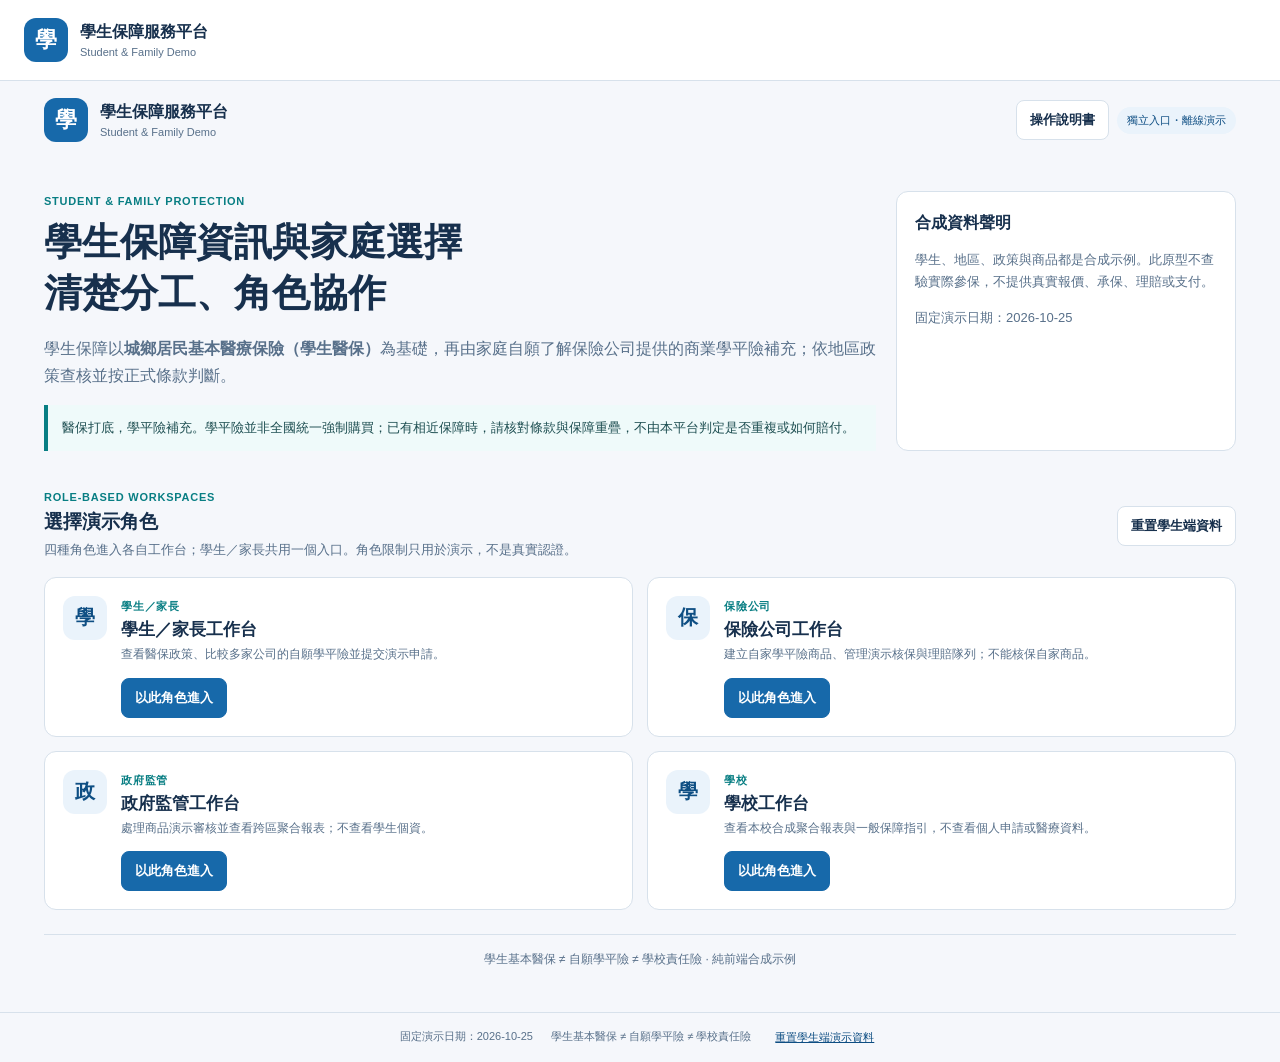
<file: site/index.html>
<!doctype html>
<html lang="zh-Hant">
<head>
  <meta charset="utf-8">
  <meta name="viewport" content="width=device-width, initial-scale=1">
  <meta name="theme-color" content="#f5f7fb">
  <title>學生保障服務平台｜獨立演示</title>
  <link rel="stylesheet" href="styles.css">
  <script defer src="student.js"></script>
</head>
<body>
  <header class="site-header">
    <a class="brand" href="#/login" aria-label="學生保障服務平台首頁">
      <span class="brand-mark" aria-hidden="true">學</span>
      <span><strong>學生保障服務平台</strong><small>Student &amp; Family Demo</small></span>
    </a>
  </header>

  <div id="app-error" class="notice notice-danger" role="alert" hidden></div>
  <div id="student-storage-recovery" class="notice" hidden>
    <h2>安全保留與恢復學生端存檔</h2>
    <p>目前存檔仍保留在此瀏覽器，尚未修改。先下載原始備份；備份可能含本機演示進度，請勿公開分享。</p>
    <p id="student-storage-diagnostics" class="muted" role="status"></p>
    <button id="export-student-storage" class="button secondary" type="button">下載原始學生端存檔備份</button>
    <button id="export-student-diagnostics" class="button secondary" type="button">下載脫敏診斷檔</button>
    <label class="checkline"><input id="confirm-student-backup" type="checkbox">我已將原始存檔備份保存到本機，確認後才恢復。</label>
    <label class="field">選擇先前匯出的學生端 JSON 備份<input id="import-student-backup" type="file" accept=".json,application/json"></label>
    <button id="restore-student-backup" class="button" type="button" disabled>驗證並恢復備份</button>
    <p id="student-recovery-status" role="status" aria-live="polite"></p>
    <p>未知格式會保持原樣。若備份仍無法驗證，請保留原始備份與脫敏診斷檔，經專案維護者提供的私密支援管道聯絡；不要公開貼出存檔內容。</p>
  </div>
  <div id="app" aria-live="polite"></div>
  <div id="guide-pointer" class="guide-pointer" hidden aria-hidden="true"></div>
  <button id="guide-launcher" class="guide-launcher" type="button" data-action="reopen-guide" aria-expanded="false" aria-controls="student-guide" hidden>操作說明書 <span id="guide-launcher-step">第 1/7 步</span> · 展開</button>
  <aside id="student-guide" class="student-guide" role="dialog" aria-labelledby="student-guide-title" hidden>
    <header class="guide-titlebar" id="guide-titlebar">
      <div class="guide-title"><span class="eyebrow">ROLE-BASED WALKTHROUGH</span><h2 id="student-guide-title" tabindex="-1">操作說明書・跟隨步驟</h2></div>
      <div class="guide-window-controls">
        <button class="icon-button" type="button" data-action="close-guide" aria-label="最小化操作說明書" title="收起到右下角，保留目前步驟">−</button>
        <button class="icon-button" type="button" data-action="guide-maximize" aria-label="最大化操作說明書" title="最大化操作說明書" aria-pressed="false">□</button>
        <button class="icon-button" type="button" data-action="guide-reset-window" aria-label="恢復操作說明書預設尺寸與位置" title="恢復預設尺寸與位置，不改變步驟">↺</button>
      </div>
    </header>
    <div class="guide-controls">
      <label for="guide-step-select">操作步驟（可直接跳轉）</label>
      <select id="guide-step-select"></select>
      <p>桌面可拖動標題列與八向邊角調整；手機可全螢幕閱讀。收起後可從底部恢復，步驟與閱讀位置會保留。</p>
    </div>
    <div class="guide-content" id="guide-body">
      <p class="guide-role" id="guide-role"></p>
      <h3 id="guide-heading" tabindex="-1"></h3>
      <p id="guide-text"></p>
      <p class="guide-result"><strong>本步完成：</strong><span id="guide-done"></span></p>
      <p class="guide-principle">操作說明只帶你到功能位置，不會自動切換角色、不會填表或提交業務。</p>
    </div>
    <footer class="guide-footer">
      <p id="guide-location" role="status" aria-live="polite"></p>
      <span id="guide-progress" role="status" aria-live="polite"></span>
      <div class="guide-buttons">
        <button type="button" data-action="guide-previous">上一步</button>
        <button type="button" data-action="guide-next">下一步</button>
        <button type="button" class="button" data-action="guide-locate">帶我到這一步・箭頭提示</button>
      </div>
      <p>定位後可繼續閱讀原步驟；收起或按 Esc 會保留閱讀位置。閱讀本身不代表業務進度。</p>
    </footer>
    <span class="guide-resize" data-guide-resize="n" aria-hidden="true"></span>
    <span class="guide-resize" data-guide-resize="s" aria-hidden="true"></span>
    <span class="guide-resize" data-guide-resize="e" aria-hidden="true"></span>
    <span class="guide-resize" data-guide-resize="w" aria-hidden="true"></span>
    <span class="guide-resize" data-guide-resize="nw" aria-hidden="true"></span>
    <span class="guide-resize" data-guide-resize="ne" aria-hidden="true"></span>
    <span class="guide-resize" data-guide-resize="sw" aria-hidden="true"></span>
    <span class="guide-resize" data-guide-resize="se" aria-hidden="true"></span>
  </aside>
  <footer>
    <span>固定演示日期：2026-10-25</span>
    <span>學生基本醫保 ≠ 自願學平險 ≠ 學校責任險</span>
    <button class="text-button" type="button" data-action="reset">重置學生端演示資料</button>
  </footer>
</body>
</html>
</file>
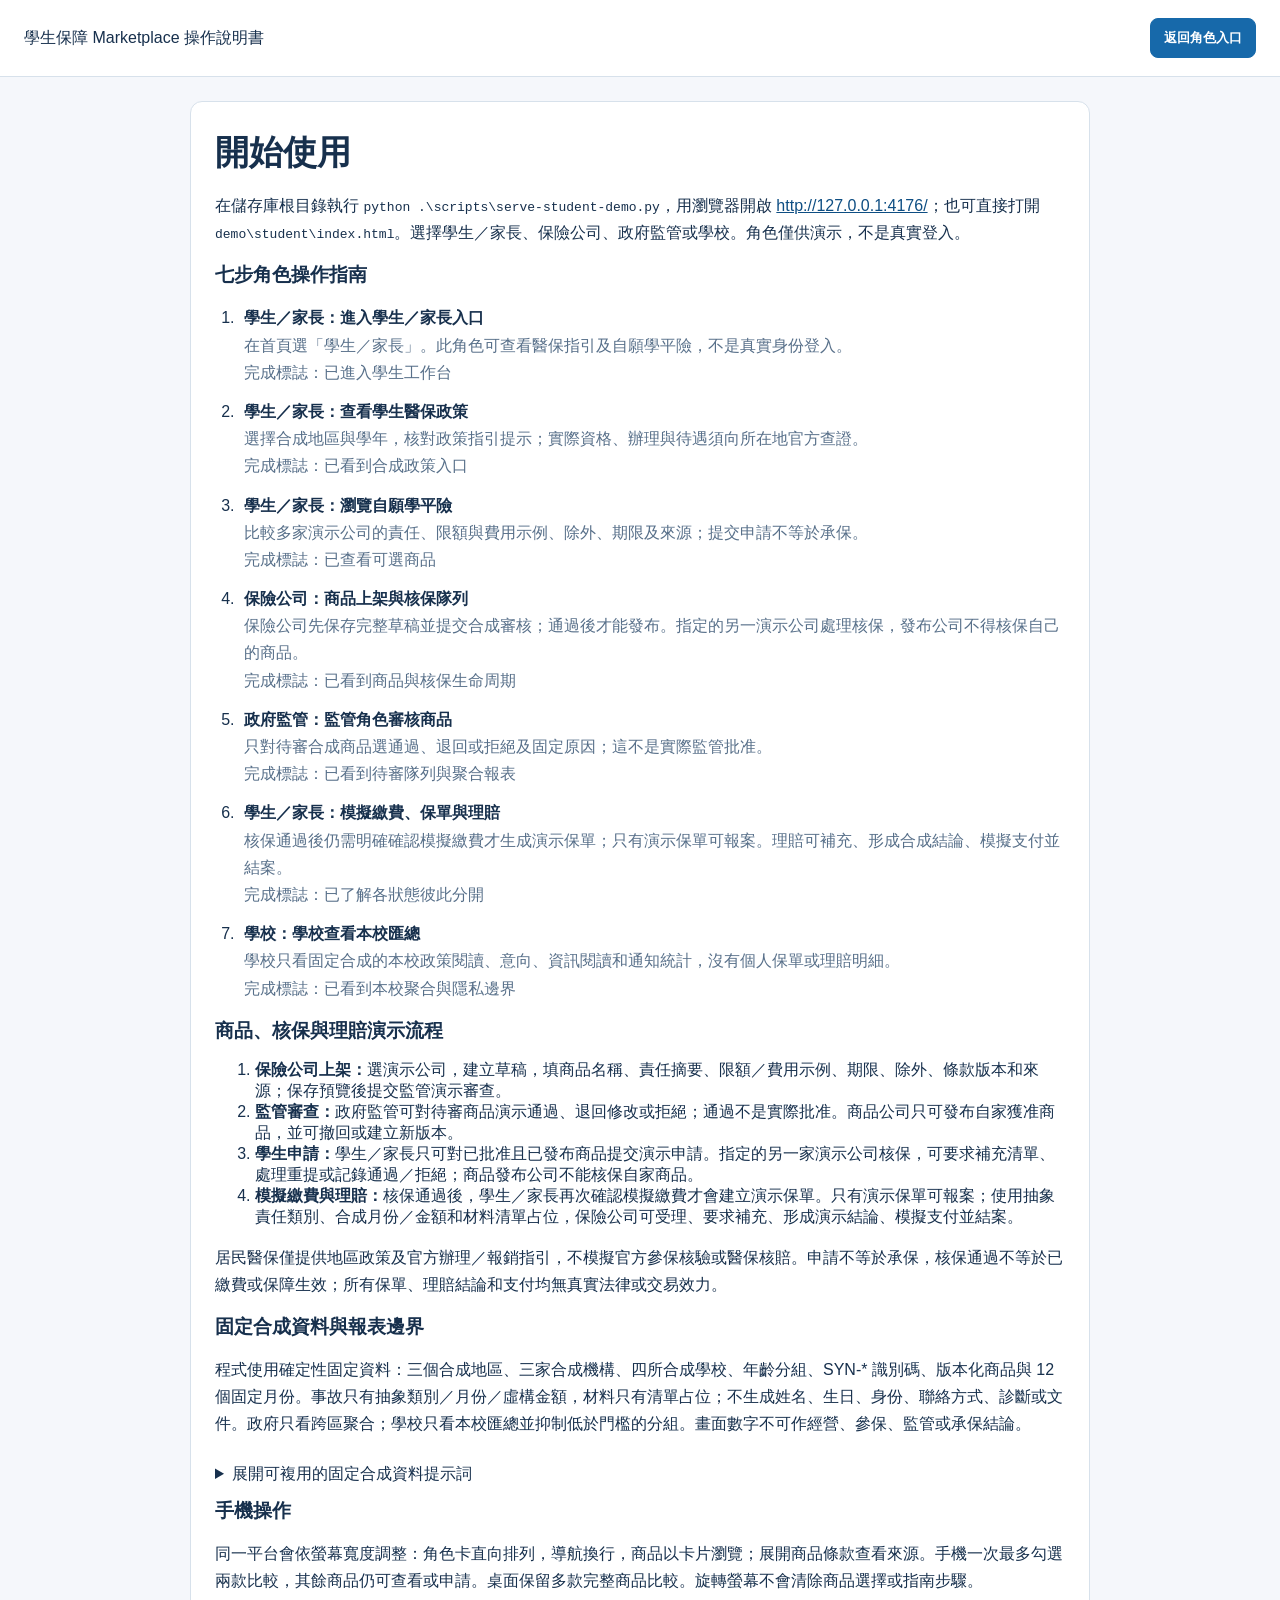
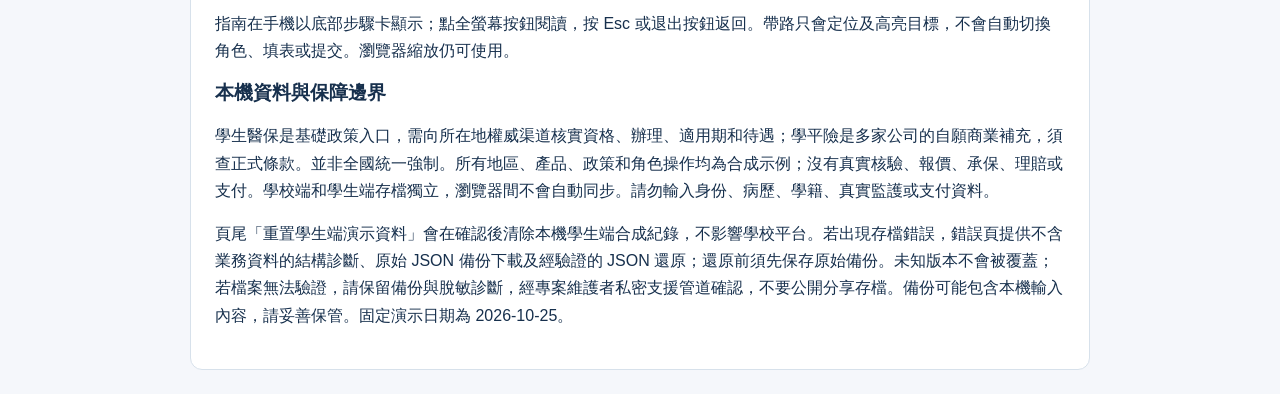
<file: site/guide.html>
<!doctype html>
<html lang="zh-Hant">
<head>
  <meta charset="utf-8">
  <meta name="viewport" content="width=device-width, initial-scale=1">
  <title>學生保障 Marketplace 操作說明書</title>
  <link rel="stylesheet" href="styles.css">
  <script defer src="student.js"></script>
  <style>
    main { max-width: 900px; margin: 24px auto; padding: 24px; border: 1px solid var(--line); border-radius: 12px; background: var(--paper); }
    main > p, #walkthrough li { line-height: 1.7; }
    #walkthrough { display: grid; gap: 12px; padding-left: 24px; }
    #walkthrough li { padding-left: 5px; }
    #walkthrough strong, #walkthrough span { display: block; }
    #walkthrough span { color: var(--muted); }
    pre { white-space: pre-wrap; overflow-wrap: anywhere; font: inherit; }
    details summary { min-height: 44px; padding: 10px 0; cursor: pointer; }
    @media (max-width: 940px) { main { margin: 16px; padding: 18px; } }
    @media (max-width: 560px) { main { margin: 10px; padding: 14px; } }
  </style>
</head>
<body>
  <header class="site-header"><a class="brand" href="index.html#/login">學生保障 Marketplace 操作說明書</a><a class="button" href="index.html#/login">返回角色入口</a></header>
  <main>
    <h1>開始使用</h1>
    <p>在儲存庫根目錄執行 <code>python .\scripts\serve-student-demo.py</code>，用瀏覽器開啟 <a href="http://127.0.0.1:4176/">http://127.0.0.1:4176/</a>；也可直接打開 <code>demo\student\index.html</code>。選擇學生／家長、保險公司、政府監管或學校。角色僅供演示，不是真實登入。</p>
    <h2>七步角色操作指南</h2>
    <ol id="walkthrough"></ol>
    <h2>商品、核保與理賠演示流程</h2>
    <ol>
      <li><strong>保險公司上架：</strong>選演示公司，建立草稿，填商品名稱、責任摘要、限額／費用示例、期限、除外、條款版本和來源；保存預覽後提交監管演示審查。</li>
      <li><strong>監管審查：</strong>政府監管可對待審商品演示通過、退回修改或拒絕；通過不是實際批准。商品公司只可發布自家獲准商品，並可撤回或建立新版本。</li>
      <li><strong>學生申請：</strong>學生／家長只可對已批准且已發布商品提交演示申請。指定的另一家演示公司核保，可要求補充清單、處理重提或記錄通過／拒絕；商品發布公司不能核保自家商品。</li>
      <li><strong>模擬繳費與理賠：</strong>核保通過後，學生／家長再次確認模擬繳費才會建立演示保單。只有演示保單可報案；使用抽象責任類別、合成月份／金額和材料清單占位，保險公司可受理、要求補充、形成演示結論、模擬支付並結案。</li>
    </ol>
    <p>居民醫保僅提供地區政策及官方辦理／報銷指引，不模擬官方參保核驗或醫保核賠。申請不等於承保，核保通過不等於已繳費或保障生效；所有保單、理賠結論和支付均無真實法律或交易效力。</p>
    <h2>固定合成資料與報表邊界</h2>
    <p>程式使用確定性固定資料：三個合成地區、三家合成機構、四所合成學校、年齡分組、SYN-* 識別碼、版本化商品與 12 個固定月份。事故只有抽象類別／月份／虛構金額，材料只有清單占位；不生成姓名、生日、身份、聯絡方式、診斷或文件。政府只看跨區聚合；學校只看本校匯總並抑制低於門檻的分組。畫面數字不可作經營、參保、監管或承保結論。</p>
    <details>
      <summary>展開可複用的固定合成資料提示詞</summary>
      <pre>僅從零構造固定、可重現的合成學生保障演示資料，不讀取、改寫、採樣、記憶或仿造任何真實兒童、學校、保險客戶、事故或理賠檔案。使用確定性固定陣列，不使用 Math.random、真實資料推導或網路來源。

建立三個虛構地區 SYN-REGION-A/B/C、三家虛構保險機構 SYN-INSURER-A/B/C、四所虛構學校 SYN-SCHOOL-A/B/C/D，以及 12 個固定月份 2025-11 至 2026-10；演示日期固定為 2026-10-25。政策只作地區居民醫保辦理／報銷核對指引占位，標明政策版本和當地權威來源待確認；不生成官方參保核驗或醫保核賠結果。

兒童流程測試只用 SYN-STU-0001 等 ID 及「演示學生A-001」等明確標籤；年齡只用未滿14歲、14-17歲、18+ 的合成測試分組。代理只用 SYN-GUARDIAN-0001，記錄關聯、有效／撤銷狀態和無意義關係代碼。不要記錄姓名、生日、身份、聯絡或可識別家庭資訊。

建立至少六個版本化學平險商品，只使用 SYN-PROD-*、SYN-SOURCE-* 和合成機構標籤；涵蓋意外傷害、意外醫療及部分商品的疾病住院條款示例。限額、費用、期限、除外、條款版本都標為合成示例，不代表真實報價、批准或銷售。提供草稿、待審、退回、拒絕、批准、發布、撤回狀態。

用 SYN-APP-* 固定案例涵蓋待核保、要求補充、已重提、核保通過待模擬繳費、拒絕及已模擬繳費；用 SYN-POL-* 關聯演示保單；用 SYN-CLAIM-* 涵蓋待受理、審查、補充、重提、通過、部分通過、拒絕、模擬支付及結案。事故只用抽象類別、固定月份和虛構金額；材料只用「材料項1／待演示補充」清單，不寫事故敘事或接收文件。

禁止真實或貌似真實的姓名、身份證號、學籍號、電話、地址、精確生日、真實校名／班級、醫院／醫生名稱、診斷、病歷、發票、照片、定位、真實保單／申請號、支付資訊或可聯絡資訊。所有記錄 ID 以 SYN-* 開始；所有報表標示「合成演示，不可作經營、參保、監管或承保結論」。政府只按地區／學年／月份／公司聚合；學校只看本校聚合並抑制小組；不輸出兒童個體行或個案 CSV。此規範不構成法律合規保證。</pre>
    </details>
    <h2>手機操作</h2>
    <p>同一平台會依螢幕寬度調整：角色卡直向排列，導航換行，商品以卡片瀏覽；展開商品條款查看來源。手機一次最多勾選兩款比較，其餘商品仍可查看或申請。桌面保留多款完整商品比較。旋轉螢幕不會清除商品選擇或指南步驟。</p>
    <p>指南在手機以底部步驟卡顯示；點全螢幕按鈕閱讀，按 Esc 或退出按鈕返回。帶路只會定位及高亮目標，不會自動切換角色、填表或提交。瀏覽器縮放仍可使用。</p>
    <h2>本機資料與保障邊界</h2>
    <p>學生醫保是基礎政策入口，需向所在地權威渠道核實資格、辦理、適用期和待遇；學平險是多家公司的自願商業補充，須查正式條款。並非全國統一強制。所有地區、產品、政策和角色操作均為合成示例；沒有真實核驗、報價、承保、理賠或支付。學校端和學生端存檔獨立，瀏覽器間不會自動同步。請勿輸入身份、病歷、學籍、真實監護或支付資料。</p>
    <p>頁尾「重置學生端演示資料」會在確認後清除本機學生端合成紀錄，不影響學校平台。若出現存檔錯誤，錯誤頁提供不含業務資料的結構診斷、原始 JSON 備份下載及經驗證的 JSON 還原；還原前須先保存原始備份。未知版本不會被覆蓋；若檔案無法驗證，請保留備份與脫敏診斷，經專案維護者私密支援管道確認，不要公開分享存檔。備份可能包含本機輸入內容，請妥善保管。固定演示日期為 2026-10-25。</p>
  </main>
  <script>
    window.addEventListener("DOMContentLoaded", () => {
      const list = document.querySelector("#walkthrough");
      const steps = window.StudentInsuranceDemo?.WALKTHROUGH || [];
      for (const step of steps) {
        const item = document.createElement("li");
        const title = document.createElement("strong");
        const body = document.createElement("span");
        const done = document.createElement("span");
        title.textContent = `${window.StudentInsuranceDemo.ROLE_LABELS[step.role]}：${step.title}`;
        body.textContent = step.text;
        done.textContent = `完成標誌：${step.done}`;
        item.append(title, body, done);
        list.append(item);
      }
    });
  </script>
</body>
</html>
</file>
<file: site/styles.css>
:root {
  color-scheme: light;
  --ink: #17304d;
  --muted: #58708a;
  --line: #d7e1eb;
  --paper: #fff;
  --canvas: #f5f7fb;
  --blue: #1769aa;
  --blue-dark: #0e4e83;
  --blue-soft: #eaf3fb;
  --teal: #087e83;
  --amber: #805500;
  --amber-soft: #fff5d9;
  --red: #9c2c32;
  font-family: "Segoe UI", "Microsoft JhengHei", sans-serif;
  color: var(--ink);
  background: var(--canvas);
}
* { box-sizing: border-box; }
body { margin: 0; min-width: 320px; background: var(--canvas); }
a { color: var(--blue-dark); }
button, select { font: inherit; }
button, a, select { -webkit-tap-highlight-color: transparent; }
button:focus-visible, a:focus-visible, select:focus-visible { outline: 3px solid #e6a700; outline-offset: 3px; }
.site-header { display: flex; justify-content: space-between; align-items: center; gap: 20px; padding: 18px max(24px, calc((100% - 1240px) / 2)); background: var(--paper); border-bottom: 1px solid var(--line); }
.brand { display: flex; min-width: 0; gap: 12px; align-items: center; color: var(--ink); text-decoration: none; }
.brand > span:last-child { min-width: 0; overflow-wrap: anywhere; }
.brand-mark { display: grid; place-items: center; width: 44px; height: 44px; border-radius: 12px; background: var(--blue); color: white; font-size: 22px; font-weight: 800; }
.brand strong, .brand small { display: block; }
.brand small { margin-top: 3px; color: var(--muted); font-size: 11px; }
.header-actions { display: flex; align-items: center; justify-content: flex-end; flex-wrap: wrap; gap: 8px; }
.role-picker { display: grid; gap: 3px; color: var(--muted); font-size: 11px; }
.role-picker select, select { min-height: 40px; padding: 8px 10px; border: 1px solid var(--line); border-radius: 8px; background: var(--paper); color: var(--ink); }
.button { display: inline-flex; min-height: 40px; align-items: center; justify-content: center; padding: 8px 13px; border: 1px solid var(--blue); border-radius: 8px; background: var(--blue); color: #fff; font-size: 13px; font-weight: 650; text-decoration: none; cursor: pointer; }
.button:hover { background: var(--blue-dark); }
.button.secondary { border-color: var(--line); background: var(--paper); color: var(--ink); }
.button.secondary:hover { border-color: var(--blue); background: var(--blue-soft); }
.button.danger { border-color: #e6b9b9; background: white; color: var(--red); }
.notice { max-width: 1240px; margin: 16px auto; padding: 14px 18px; border: 1px solid #e6c46a; border-radius: 10px; background: var(--amber-soft); color: #513900; font-size: 13px; line-height: 1.65; }
.notice strong, .notice span { display: block; }
.notice-danger { border-color: #e3b2b4; background: #fff0ef; color: #762327; }
.notice-danger strong { margin-bottom: 3px; }
[hidden] { display: none !important; }
.layout { display: grid; grid-template-columns: 220px minmax(0, 1fr); gap: 20px; max-width: 1240px; min-height: calc(100vh - 220px); margin: 0 auto; padding: 4px 0 32px; }
.sidebar { align-self: start; position: sticky; top: 12px; padding: 12px; border: 1px solid var(--line); border-radius: 12px; background: var(--paper); }
.side-title { margin: 4px 8px 10px; color: var(--muted); font-size: 11px; font-weight: 700; letter-spacing: .04em; }
.nav-list { display: grid; gap: 4px; }
.nav-list button { width: 100%; padding: 10px; border: 0; border-radius: 8px; background: transparent; color: var(--ink); text-align: left; cursor: pointer; }
.nav-list button:hover, .nav-list button[aria-current="page"] { background: var(--blue-soft); color: var(--blue-dark); font-weight: 700; }
.content { min-width: 0; }
.page-heading { display: flex; align-items: flex-start; justify-content: space-between; flex-wrap: wrap; gap: 16px; margin: 4px 0 18px; }
.eyebrow { color: var(--teal); font-size: 11px; font-weight: 750; letter-spacing: .07em; text-transform: uppercase; }
h1 { margin: 4px 0 6px; font-size: clamp(24px, 3vw, 34px); }
h2 { margin: 0 0 10px; font-size: 19px; }
h3 { margin: 0 0 8px; font-size: 15px; }
p { line-height: 1.65; }
.muted { color: var(--muted); }
.panel, .card, .metric { min-width: 0; padding: 18px; border: 1px solid var(--line); border-radius: 12px; background: var(--paper); }
.panel { margin-bottom: 14px; }
.grid { display: grid; grid-template-columns: repeat(2, minmax(0, 1fr)); gap: 12px; }
.metrics { display: grid; grid-template-columns: repeat(3, minmax(0, 1fr)); gap: 10px; margin-bottom: 14px; }
.metric span, .metric strong, .metric small { display: block; }
.metric span, .metric small { color: var(--muted); font-size: 12px; }
.metric strong { margin: 8px 0; font-size: 22px; overflow-wrap: anywhere; }
.card-list { display: grid; grid-template-columns: repeat(2, minmax(0, 1fr)); gap: 12px; }
.card h3 { font-size: 16px; }
.card p { margin: 8px 0; font-size: 13px; }
.tags { display: flex; flex-wrap: wrap; gap: 6px; margin: 10px 0; }
.tag { display: inline-flex; padding: 4px 8px; border-radius: 99px; background: var(--blue-soft); color: var(--blue-dark); font-size: 11px; }
.tag.warn { background: var(--amber-soft); color: var(--amber); }
.tag.danger { background: #fff0ef; color: var(--red); }
.field-row { display: flex; flex-wrap: wrap; align-items: end; gap: 12px; }
.field { display: grid; gap: 5px; min-width: 180px; color: var(--muted); font-size: 12px; }
.field select { width: 100%; }
.table-wrap { width: 100%; overflow-x: auto; }
table { width: 100%; border-collapse: collapse; font-size: 13px; }
th, td { min-width: 120px; padding: 10px; border-bottom: 1px solid var(--line); text-align: left; vertical-align: top; line-height: 1.5; }
th { background: #f0f5f9; }
.callout { padding: 12px 14px; border-left: 4px solid var(--teal); background: #effafa; color: #1c4d50; font-size: 13px; line-height: 1.65; }
.callout.warning { border-color: #e4ab24; background: var(--amber-soft); color: #513900; }
.profile { display: grid; grid-template-columns: minmax(0, 1fr) auto; gap: 12px; align-items: start; }
.profile dl { display: grid; grid-template-columns: repeat(2, minmax(0, 1fr)); gap: 8px 16px; margin: 8px 0 0; }
.profile dt { color: var(--muted); font-size: 11px; }
.profile dd { margin: 2px 0 0; font-size: 13px; overflow-wrap: anywhere; }
.profile dl div { min-width: 0; }
.application { display: flex; flex-wrap: wrap; align-items: center; justify-content: space-between; gap: 10px; padding: 12px 0; border-top: 1px solid var(--line); }
.empty { padding: 18px; border: 1px dashed #afc0cf; border-radius: 9px; color: var(--muted); }
.checkline { display: inline-flex; align-items: flex-start; gap: 8px; margin: 10px 0; color: var(--ink); font-size: 13px; line-height: 1.5; }
.checkline input { margin-top: 3px; accent-color: var(--blue); }
.error-text { color: var(--red); font-size: 13px; }
footer { display: flex; justify-content: center; flex-wrap: wrap; gap: 18px; padding: 16px; border-top: 1px solid var(--line); color: var(--muted); font-size: 11px; text-align: center; }
.text-button { border: 0; background: none; color: var(--blue-dark); text-decoration: underline; cursor: pointer; }
.login-page { max-width: 1240px; margin: auto; padding: 0 24px; }
.public-header, .section-title, .login-hero { display: flex; align-items: center; justify-content: space-between; gap: 20px; }
.public-header { min-height: 78px; }
.top-actions { display: flex; flex-wrap: wrap; align-items: center; gap: 8px; }
.demo-chip { padding: 6px 10px; border-radius: 20px; background: var(--blue-soft); color: var(--blue-dark); font-size: 11px; }
.login-hero { align-items: stretch; padding: 32px 0; }
.login-hero > div { flex: 1; }
.login-hero h1 { margin: 8px 0; font-size: clamp(26px, 3vw, 42px); }
.login-hero p, .section-title p { color: var(--muted); line-height: 1.7; }
.login-hero aside { width: min(340px, 36%); padding: 18px; border: 1px solid var(--line); border-radius: 12px; background: var(--paper); line-height: 1.65; }
.login-hero aside p { font-size: 13px; }
.login-section { margin: 4px 0 28px; }
.section-title { margin-bottom: 12px; }
.section-title h2 { margin: 4px 0; }
.section-title p { margin: 4px 0; font-size: 13px; }
.login-grid { display: grid; grid-template-columns: repeat(2, minmax(0, 1fr)); gap: 14px; }
.login-card { display: grid; grid-template-columns: 44px minmax(0, 1fr); align-items: start; gap: 10px 14px; padding: 18px; border: 1px solid var(--line); border-radius: 12px; background: var(--paper); }
.login-card > div:nth-child(2) { min-width: 0; }
.login-card h2 { margin: 4px 0; font-size: 17px; }
.login-card p { margin: 4px 0; color: var(--muted); font-size: 12px; line-height: 1.55; }
.login-card .button { grid-column: 2; justify-self: start; }
.role-mark { display: grid; place-items: center; width: 44px; height: 44px; border-radius: 12px; background: var(--blue-soft); color: var(--blue-dark); font-size: 20px; font-weight: 750; }
.public-footer { margin: 24px 0; padding: 16px; border-top: 1px solid var(--line); color: var(--muted); text-align: center; font-size: 12px; }
.app-shell { display: grid; grid-template-columns: 220px minmax(0, 1fr); min-height: 72vh; border: 1px solid var(--line); border-radius: 12px; overflow: hidden; background: var(--paper); }
.sidebar { display: flex; flex-direction: column; padding: 14px 10px; background: #f0f5f9; border-right: 1px solid var(--line); }
.sidebar-brand { padding: 4px 6px 18px; }
.side-label { margin: 8px; color: var(--muted); font-size: 11px; font-weight: 700; }
.sidebar nav { display: grid; gap: 4px; }
.nav-item { display: flex; align-items: center; gap: 9px; width: 100%; padding: 9px 10px; border: 0; border-radius: 8px; background: transparent; color: var(--ink); text-align: left; cursor: pointer; font-size: 13px; }
.nav-item:hover, .nav-item[aria-current="page"] { background: var(--blue-soft); color: var(--blue-dark); font-weight: 700; }
.nav-icon { display: grid; place-items: center; flex: 0 0 26px; height: 26px; border-radius: 7px; background: white; font-size: 12px; }
.sidebar-note { margin-top: auto; padding: 12px 8px 4px; color: var(--muted); font-size: 11px; }
.main-area { min-width: 0; }
.topbar { display: flex; justify-content: space-between; align-items: center; flex-wrap: wrap; gap: 12px; padding: 12px 18px; border-bottom: 1px solid var(--line); }
.topbar strong, .breadcrumb { display: block; font-size: 12px; }
.breadcrumb { margin-bottom: 3px; color: var(--muted); }
.business-date { color: var(--muted); font-size: 11px; }
.page-content { max-width: 1400px; margin: auto; padding: 20px; }
.synthetic-note { display: flex; flex-wrap: wrap; gap: 8px; margin-top: 20px; padding-top: 12px; border-top: 1px solid var(--line); color: var(--muted); font-size: 11px; }
.page-heading h1 { margin: 4px 0; }
.page-heading p { max-width: 740px; }
.guide-highlight { position: relative; z-index: 1; outline: 4px solid #e6a700 !important; outline-offset: 4px; box-shadow: 0 0 0 8px #fff5d9 !important; }
.student-guide { position: fixed; z-index: 30; inset: 12px 12px 12px auto; display: flex; flex-direction: column; width: min(420px, calc(100vw - 24px)); height: calc(100dvh - 24px); border: 1px solid var(--line); border-radius: 12px; background: var(--paper); box-shadow: 0 16px 46px #16324c33; }
.student-guide[hidden] { display: none; }
.guide-titlebar { display: flex; justify-content: space-between; align-items: center; gap: 8px; padding: 8px 10px; border-bottom: 1px solid var(--line); cursor: move; touch-action: none; user-select: none; }
.guide-title { flex: 1; min-width: 0; }
.guide-titlebar h2 { margin: 2px 0 0; font-size: 17px; }
.guide-window-controls { display: flex; align-items: center; flex-shrink: 0; gap: 2px; }
.icon-button { display: grid; place-items: center; width: 44px; height: 44px; flex-shrink: 0; padding: 0; border: 1px solid var(--line); border-radius: 7px; background: white; color: var(--ink); font-size: 20px; cursor: pointer; touch-action: manipulation; }
.guide-buttons button { min-height: 38px; padding: 7px 10px; border: 1px solid var(--line); border-radius: 8px; background: white; color: var(--ink); cursor: pointer; }
.icon-button:hover { border-color: var(--blue); background: var(--blue-soft); }
.guide-window-controls [data-action="guide-maximize"][aria-pressed="true"] { border-color: var(--blue); color: var(--blue-dark); }
.guide-controls { display: grid; gap: 6px; padding: 10px 14px; color: var(--muted); font-size: 12px; }
.guide-controls p { margin: 2px 0; line-height: 1.5; }
.guide-content { flex: 1; min-height: 0; overflow: auto; padding: 16px; }
.guide-content h3 { margin: 12px 0; font-size: 21px; }
.guide-content p { line-height: 1.7; }
.guide-role { display: inline-block; margin: 0; padding: 4px 9px; border-radius: 7px; background: var(--blue-soft); color: var(--blue-dark); font-size: 12px; font-weight: 700; }
.guide-result { padding: 10px; border-left: 3px solid var(--teal); background: #effafa; font-size: 12px; }
.guide-footer { display: grid; gap: 8px; padding: 10px 14px; border-top: 1px solid var(--line); }
.guide-footer p { margin: 0; color: var(--muted); font-size: 11px; line-height: 1.5; }
#guide-location { color: var(--blue-dark); font-size: 12px; }
.guide-buttons { display: flex; flex-wrap: wrap; gap: 6px; align-items: center; }
.guide-buttons button:disabled { opacity: .45; cursor: default; }
.guide-buttons .button { color: white; }
.guide-resize { position: absolute; z-index: 2; touch-action: none; }
.guide-resize[data-guide-resize="n"], .guide-resize[data-guide-resize="s"] { left: 12px; right: 12px; height: 8px; cursor: ns-resize; }
.guide-resize[data-guide-resize="n"] { top: 0; }
.guide-resize[data-guide-resize="s"] { bottom: 0; }
.guide-resize[data-guide-resize="e"], .guide-resize[data-guide-resize="w"] { top: 12px; bottom: 12px; width: 8px; cursor: ew-resize; }
.guide-resize[data-guide-resize="e"] { right: 0; }
.guide-resize[data-guide-resize="w"] { left: 0; }
.guide-resize:is([data-guide-resize="nw"], [data-guide-resize="ne"], [data-guide-resize="sw"], [data-guide-resize="se"]) { width: 12px; height: 12px; }
.guide-resize[data-guide-resize="nw"] { top: 0; left: 0; cursor: nwse-resize; }
.guide-resize[data-guide-resize="ne"] { top: 0; right: 0; cursor: nesw-resize; }
.guide-resize[data-guide-resize="sw"] { bottom: 0; left: 0; cursor: nesw-resize; }
.guide-resize[data-guide-resize="se"] { right: 0; bottom: 0; border-right: 3px solid #8da3b7; border-bottom: 3px solid #8da3b7; cursor: nwse-resize; }
.guide-launcher { position: fixed; z-index: 31; right: 16px; bottom: 16px; display: flex; gap: 10px; align-items: center; max-width: calc(100% - 32px); padding: 10px 14px; border: 1px solid var(--line); border-radius: 10px; background: var(--paper); color: var(--ink); box-shadow: 0 8px 26px #16324c33; cursor: pointer; }
.guide-launcher[hidden] { display: none; }
.guide-launcher span { color: var(--muted); font-size: 12px; }
.guide-pointer { position: fixed; z-index: 32; pointer-events: none; padding: 5px 9px; border-radius: 7px; background: var(--blue-dark); color: white; font-size: 12px; font-weight: 700; box-shadow: 0 2px 7px #0003; }
.guide-pointer[hidden] { display: none; }
body.guide-open #app { width: calc(100% - min(424px, 38vw)); }
body.guide-open .app-shell { grid-template-columns: 200px minmax(0, 1fr); }
.product-list { display: grid; gap: 10px; }
.market-product { display: grid; grid-template-columns: minmax(130px, 1.1fr) minmax(180px, 1.7fr) minmax(120px, 1fr) minmax(130px, 1fr) auto; gap: 14px; align-items: start; padding: 14px; border: 1px solid var(--line); border-radius: 10px; background: var(--paper); }
.market-product > div { min-width: 0; }
.market-product strong, .market-product small, .field-label { display: block; overflow-wrap: anywhere; }
.market-product small { margin-top: 5px; color: var(--muted); line-height: 1.5; }
.field-label { margin-bottom: 5px; color: var(--muted); font-size: 11px; }
.product-name { display: block; margin-top: 5px; font-size: 13px; }
.product-actions { display: grid; justify-items: start; gap: 8px; }
.compare-toggle { display: inline-flex; min-height: 44px; align-items: center; gap: 7px; cursor: pointer; }
.compare-toggle input { width: 20px; height: 20px; accent-color: var(--blue); }
.product-mobile-details { display: none; }
.comparison-grid { display: grid; grid-template-columns: repeat(auto-fit, minmax(220px, 1fr)); gap: 10px; }
.comparison-product { min-width: 0; padding: 12px; border: 1px solid var(--line); border-radius: 9px; background: #f8fafc; }
.comparison-product h4 { margin: 0 0 10px; overflow-wrap: anywhere; }
.comparison-product dl { display: grid; gap: 8px; margin: 0; }
.comparison-product dt { color: var(--muted); font-size: 11px; }
.comparison-product dd { margin: 2px 0 0; font-size: 13px; line-height: 1.5; overflow-wrap: anywhere; }
.workflow-list { display: grid; gap: 10px; }
.workflow-card { min-width: 0; margin: 10px 0; padding: 14px; border: 1px solid var(--line); border-radius: 10px; background: var(--paper); }
.workflow-card h3 { overflow-wrap: anywhere; }
.workflow-card p { margin: 7px 0; font-size: 13px; line-height: 1.55; overflow-wrap: anywhere; }
.workflow-card-heading { display: flex; justify-content: space-between; align-items: flex-start; gap: 10px; }
.workflow-card-heading > * { min-width: 0; }
.workflow-card-heading h3 { margin-top: 6px; }
.workflow-actions { display: flex; flex-wrap: wrap; align-items: center; gap: 8px; margin-top: 10px; }
.workflow-actions .button { min-height: 44px; }
.status-strip { padding: 9px 11px; border-left: 3px solid var(--teal); background: #effafa; color: #1c4d50; }
.action-fieldset { display: flex; flex-wrap: wrap; align-items: center; gap: 6px 12px; margin: 10px 0; padding: 10px; border: 1px solid var(--line); border-radius: 8px; }
.action-fieldset legend { padding: 0 5px; color: var(--muted); font-size: 12px; }
.action-fieldset .field { flex: 1 1 180px; }
.workflow-form, .product-editor { display: grid; grid-template-columns: repeat(2, minmax(0, 1fr)); gap: 10px 14px; margin-top: 12px; }
.workflow-form .field, .product-editor .field { min-width: 0; }
.workflow-form input, .product-editor input { width: 100%; min-height: 42px; padding: 8px 10px; border: 1px solid var(--line); border-radius: 8px; color: var(--ink); font: inherit; }
.product-editor .field-row { grid-column: 1 / -1; }
.product-editor .action-fieldset, .product-editor > .button { grid-column: 1 / -1; }
.report-filters { display: grid; grid-template-columns: repeat(4, minmax(0, 1fr)); gap: 10px; }
.report-filters .field { min-width: 0; }
.bar-chart { display: grid; gap: 9px; }
.bar-row { display: grid; grid-template-columns: 74px minmax(60px, 1fr) minmax(190px, 1.4fr); align-items: center; gap: 10px; font-size: 12px; }
.bar-row > span { color: var(--muted); }
.bar-row > strong { font-size: 11px; font-weight: 600; }
.bar-track { height: 12px; overflow: hidden; border-radius: 999px; background: #eaf0f5; }
.bar-track i { display: block; height: 100%; border-radius: inherit; background: linear-gradient(90deg, var(--blue), var(--teal)); }
.state-grid { display: grid; grid-template-columns: repeat(3, minmax(0, 1fr)); gap: 8px; }
.state-grid > div { display: flex; justify-content: space-between; align-items: center; gap: 8px; min-width: 0; padding: 9px; border: 1px solid var(--line); border-radius: 8px; }
.state-grid span { font-size: 12px; overflow-wrap: anywhere; }
.state-grid strong { font-size: 16px; }
@media (max-width: 900px) {
  .site-header { align-items: flex-start; flex-direction: column; padding: 16px 20px; }
  .header-actions { justify-content: flex-start; }
  .notice { margin: 12px 16px; }
  .layout { grid-template-columns: 1fr; gap: 10px; padding: 4px 16px 24px; }
  .sidebar { position: static; overflow-x: auto; padding: 8px; }
  .side-title { display: none; }
  .nav-list { display: flex; width: max-content; min-width: 100%; }
  .nav-list button { width: auto; white-space: nowrap; }
}
@media (max-width: 760px), (max-height: 500px) and (orientation: landscape) {
  .student-guide { inset: auto 0 0; width: 100%; height: min(56vh, var(--student-viewport-height, 100dvh)); height: min(56dvh, var(--student-viewport-height, 100dvh)); padding-bottom: env(safe-area-inset-bottom); border-radius: 14px 14px 0 0; }
  .student-guide.guide-mobile-fullscreen { inset: 0; height: var(--student-viewport-height, 100dvh); padding-top: env(safe-area-inset-top); border-radius: 0; }
  .guide-titlebar { cursor: default; touch-action: auto; }
  .guide-resize { display: none; }
  .guide-titlebar h2 { font-size: 15px; }
  .guide-window-controls { gap: 0; }
  body.guide-open #app { width: 100%; }
  body.guide-open .app-shell { grid-template-columns: 1fr; }
  .login-grid { grid-template-columns: 1fr; }
  .sidebar nav { display: flex; flex-wrap: wrap; width: 100%; min-width: 0; gap: 4px; }
  .nav-item { flex: 1 1 140px; min-width: 0; justify-content: flex-start; min-height: 44px; white-space: normal; overflow-wrap: anywhere; }
  .market-product { grid-template-columns: minmax(0, 1fr); gap: 8px; padding: 12px; }
  .product-terms, .product-source, .product-coverage small { display: none; }
  .product-actions { display: flex; flex-wrap: wrap; align-items: center; }
  .product-mobile-details { display: block; grid-column: 1 / -1; margin-top: 2px; padding-top: 8px; border-top: 1px solid var(--line); }
  .product-mobile-details summary { min-height: 44px; display: flex; align-items: center; color: var(--blue-dark); font-weight: 650; cursor: pointer; }
  .product-mobile-details p { margin: 7px 0; font-size: 13px; overflow-wrap: anywhere; }
  .product-actions .button { min-height: 44px; }
  .compare-results { overflow-wrap: anywhere; }
  .workflow-form, .product-editor { grid-template-columns: 1fr; }
  .report-filters { grid-template-columns: repeat(2, minmax(0, 1fr)); }
  .bar-row { grid-template-columns: 60px minmax(35px, 1fr); }
  .bar-row > strong { grid-column: 2; }
  .state-grid { grid-template-columns: repeat(2, minmax(0, 1fr)); }
  .guide-buttons button { min-height: 44px; }
}
@media (max-width: 560px) {
  .header-actions { width: 100%; align-items: stretch; }
  .role-picker { flex: 1 1 100%; }
  .role-picker select { width: 100%; }
  .header-actions .button { flex: 1 1 auto; font-size: 12px; }
  .login-page { padding: 0 16px; }
  .login-hero { align-items: stretch; flex-direction: column; padding: 20px 0; }
  .login-hero aside { width: 100%; }
  .login-grid { grid-template-columns: 1fr; }
  .section-title { align-items: flex-start; flex-direction: column; }
  .app-shell { grid-template-columns: 1fr; border-radius: 0; border-inline: 0; }
  .sidebar { position: sticky; z-index: 2; top: 0; padding: 6px; border-right: 0; border-bottom: 1px solid var(--line); }
  .sidebar-brand, .side-label, .sidebar-note { display: none; }
  .sidebar nav { display: flex; flex-wrap: wrap; width: 100%; min-width: 0; overflow: visible; }
  .nav-item { width: auto; flex: 1 1 auto; white-space: normal; }
  .topbar { align-items: flex-start; padding: 10px; }
  .top-actions { gap: 4px; }
  .top-actions { width: 100%; }
  .top-actions .button { min-height: 44px; padding: 6px 8px; }
  .business-date { align-self: center; }
  .page-content { padding: 14px 10px; }
  .grid, .card-list, .metrics { grid-template-columns: 1fr; }
  .report-filters, .state-grid { grid-template-columns: 1fr; }
  .workflow-card-heading { flex-direction: column; }
  .page-heading { margin-top: 0; }
  .panel, .card { padding: 14px; }
  .profile { grid-template-columns: 1fr; }
  .profile dl { grid-template-columns: 1fr 1fr; }
  .field { min-width: 100%; }
  .field-row { align-items: stretch; }
  .guide-buttons { gap: 8px; }
  .guide-buttons .button { flex: 1 1 100%; }
  footer { gap: 8px 16px; }
}
</file>
